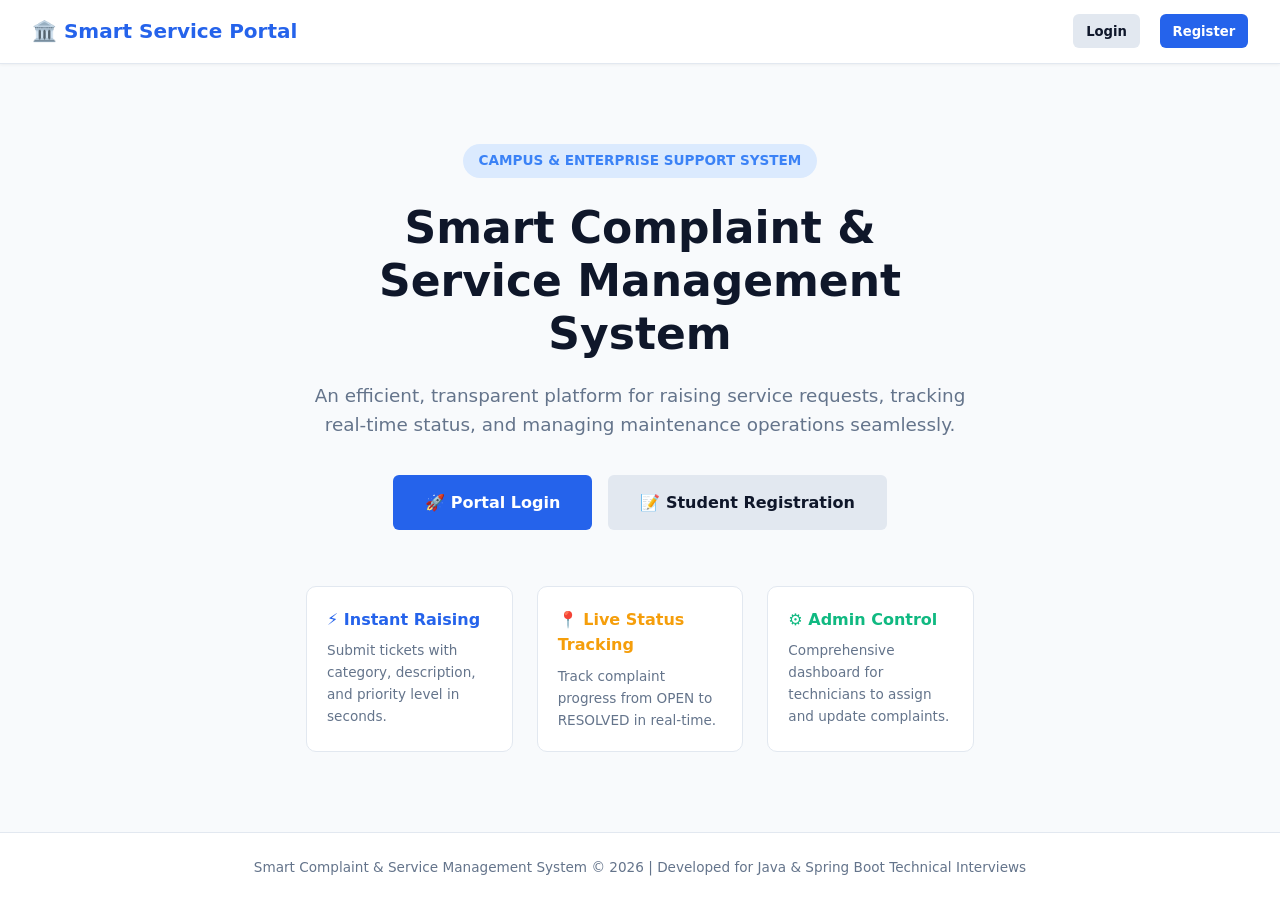
<file: index.html>
<!DOCTYPE html>
<html lang="en">
<head>
    <meta charset="UTF-8">
    <meta name="viewport" content="width=device-width, initial-scale=1.0">
    <title>Smart Complaint & Service Management System</title>
    <link rel="stylesheet" href="css/style.css">
</head>
<body>
    <nav class="navbar">
        <a href="index.html" class="navbar-brand">
            🏛️ Smart Service Portal
        </a>
        <div class="nav-links">
            <a href="login.html" class="btn btn-secondary btn-sm">Login</a>
            <a href="register.html" class="btn btn-primary btn-sm">Register</a>
        </div>
    </nav>

    <div class="container" style="display: flex; align-items: center; justify-content: center; text-align: center;">
        <div style="max-width: 700px; padding: 3rem 1rem;">
            <span class="badge badge-open" style="font-size: 0.85rem; padding: 0.4rem 1rem; margin-bottom: 1.5rem;">
                Campus & Enterprise Support System
            </span>
            <h1 style="font-size: 2.75rem; font-weight: 800; color: var(--text-primary); margin-bottom: 1.25rem; line-height: 1.2;">
                Smart Complaint &amp; Service Management System
            </h1>
            <p style="font-size: 1.15rem; color: var(--text-secondary); margin-bottom: 2.25rem;">
                An efficient, transparent platform for raising service requests, tracking real-time status, and managing maintenance operations seamlessly.
            </p>

            <div style="display: flex; gap: 1rem; justify-content: center; flex-wrap: wrap;">
                <a href="login.html" class="btn btn-primary" style="padding: 0.9rem 2rem; font-size: 1rem;">
                    🚀 Portal Login
                </a>
                <a href="register.html" class="btn btn-secondary" style="padding: 0.9rem 2rem; font-size: 1rem;">
                    📝 Student Registration
                </a>
            </div>

            <div style="margin-top: 3.5rem; display: grid; grid-template-columns: repeat(3, 1fr); gap: 1.5rem; text-align: left;">
                <div style="background: white; padding: 1.25rem; border-radius: var(--radius-md); border: 1px solid var(--border-color);">
                    <h3 style="font-size: 1rem; color: var(--primary-color); margin-bottom: 0.5rem;">⚡ Instant Raising</h3>
                    <p style="font-size: 0.85rem; color: var(--text-secondary);">Submit tickets with category, description, and priority level in seconds.</p>
                </div>
                <div style="background: white; padding: 1.25rem; border-radius: var(--radius-md); border: 1px solid var(--border-color);">
                    <h3 style="font-size: 1rem; color: var(--status-in-progress); margin-bottom: 0.5rem;">📍 Live Status Tracking</h3>
                    <p style="font-size: 0.85rem; color: var(--text-secondary);">Track complaint progress from OPEN to RESOLVED in real-time.</p>
                </div>
                <div style="background: white; padding: 1.25rem; border-radius: var(--radius-md); border: 1px solid var(--border-color);">
                    <h3 style="font-size: 1rem; color: var(--status-resolved); margin-bottom: 0.5rem;">⚙️ Admin Control</h3>
                    <p style="font-size: 0.85rem; color: var(--text-secondary);">Comprehensive dashboard for technicians to assign and update complaints.</p>
                </div>
            </div>
        </div>
    </div>

    <footer>
        Smart Complaint &amp; Service Management System &copy; 2026 | Developed for Java &amp; Spring Boot Technical Interviews
    </footer>
</body>
</html>
</file>
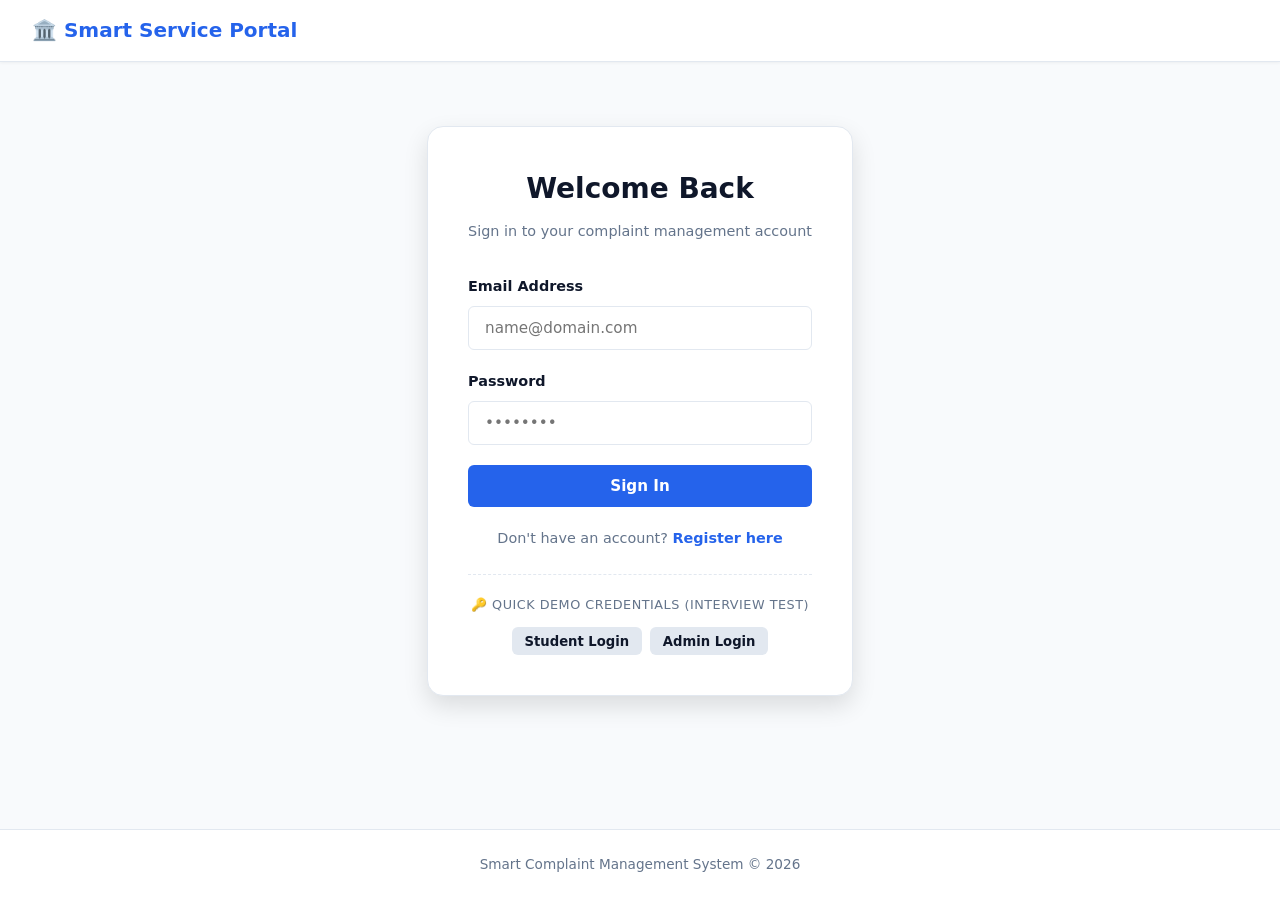
<file: login.html>
<!DOCTYPE html>
<html lang="en">
<head>
    <meta charset="UTF-8">
    <meta name="viewport" content="width=device-width, initial-scale=1.0">
    <title>Login - Smart Complaint System</title>
    <link rel="stylesheet" href="css/style.css">
</head>
<body>
    <nav class="navbar">
        <a href="index.html" class="navbar-brand">
            🏛️ Smart Service Portal
        </a>
    </nav>

    <div class="auth-container">
        <div class="auth-header">
            <h2>Welcome Back</h2>
            <p>Sign in to your complaint management account</p>
        </div>

        <div id="alertBox" class="alert"></div>

        <form id="loginForm">
            <div class="form-group">
                <label for="email">Email Address</label>
                <input type="email" id="email" class="form-control" placeholder="name@domain.com" required>
            </div>

            <div class="form-group">
                <label for="password">Password</label>
                <input type="password" id="password" class="form-control" placeholder="••••••••" required>
            </div>

            <button type="submit" class="btn btn-primary" style="width: 100%;">
                Sign In
            </button>
        </form>

        <p style="text-align: center; margin-top: 1.25rem; font-size: 0.9rem; color: var(--text-secondary);">
            Don't have an account? <a href="register.html" style="color: var(--primary-color); text-decoration: none; font-weight: 600;">Register here</a>
        </p>

        <!-- Quick Demo Credentials Box for Interview Demonstration -->
        <div class="demo-box">
            <div class="demo-title">🔑 Quick Demo Credentials (Interview Test)</div>
            <div class="demo-btns">
                <button type="button" class="btn btn-sm btn-secondary" onclick="quickFill('student@service.com', 'student123')">
                    Student Login
                </button>
                <button type="button" class="btn btn-sm btn-secondary" onclick="quickFill('admin@service.com', 'admin123')">
                    Admin Login
                </button>
            </div>
        </div>
    </div>

    <footer>
        Smart Complaint Management System &copy; 2026
    </footer>

    <script src="js/auth.js"></script>
</body>
</html>
</file>
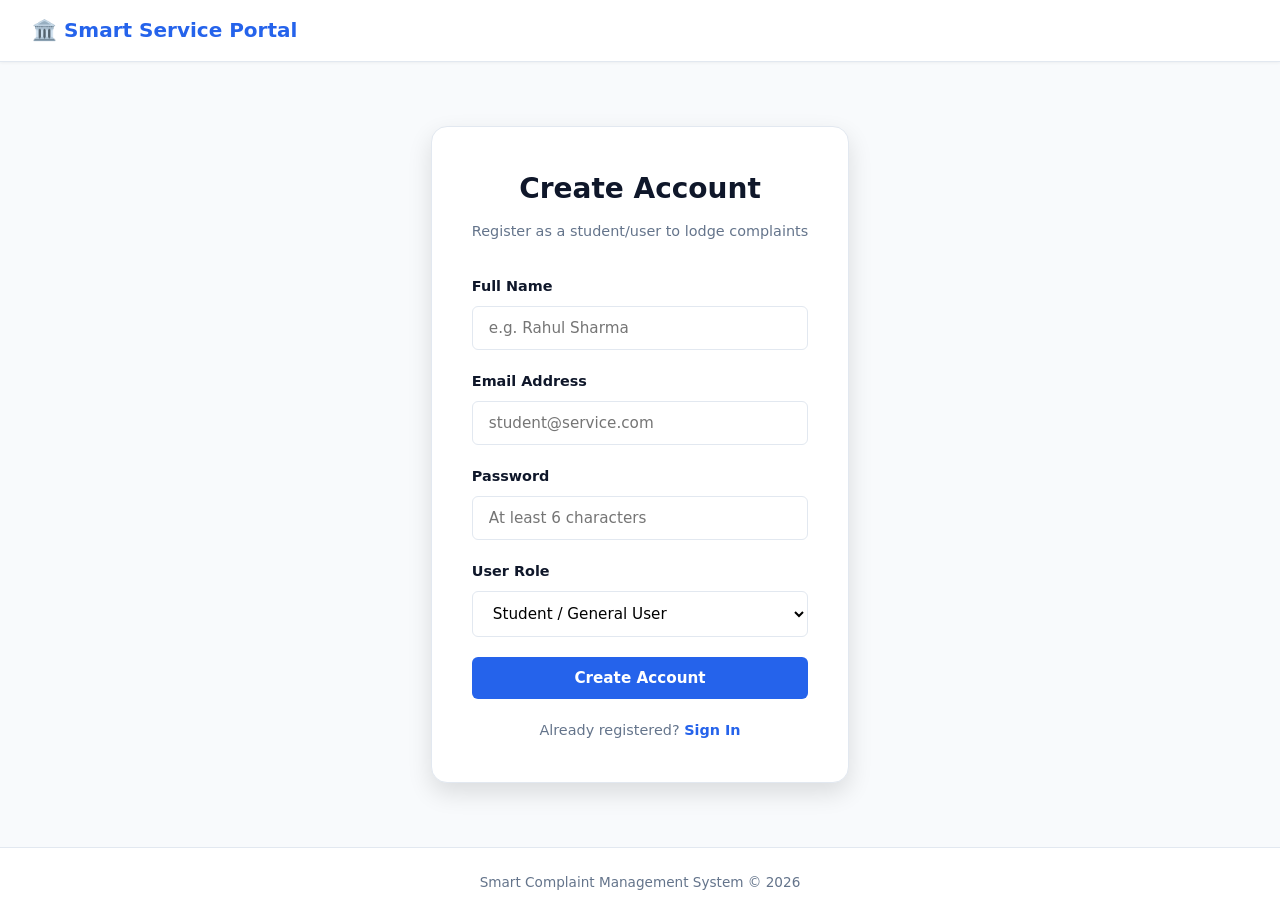
<file: register.html>
<!DOCTYPE html>
<html lang="en">
<head>
    <meta charset="UTF-8">
    <meta name="viewport" content="width=device-width, initial-scale=1.0">
    <title>Register - Smart Complaint System</title>
    <link rel="stylesheet" href="css/style.css">
</head>
<body>
    <nav class="navbar">
        <a href="index.html" class="navbar-brand">
            🏛️ Smart Service Portal
        </a>
    </nav>

    <div class="auth-container">
        <div class="auth-header">
            <h2>Create Account</h2>
            <p>Register as a student/user to lodge complaints</p>
        </div>

        <div id="alertBox" class="alert"></div>

        <form id="registerForm">
            <div class="form-group">
                <label for="name">Full Name</label>
                <input type="text" id="name" class="form-control" placeholder="e.g. Rahul Sharma" required>
            </div>

            <div class="form-group">
                <label for="email">Email Address</label>
                <input type="email" id="email" class="form-control" placeholder="student@service.com" required>
            </div>

            <div class="form-group">
                <label for="password">Password</label>
                <input type="password" id="password" class="form-control" placeholder="At least 6 characters" minlength="6" required>
            </div>

            <div class="form-group">
                <label for="role">User Role</label>
                <select id="role" class="form-control">
                    <option value="USER" selected>Student / General User</option>
                    <option value="ADMIN">Administrator (Demo)</option>
                </select>
            </div>

            <button type="submit" class="btn btn-primary" style="width: 100%;">
                Create Account
            </button>
        </form>

        <p style="text-align: center; margin-top: 1.25rem; font-size: 0.9rem; color: var(--text-secondary);">
            Already registered? <a href="login.html" style="color: var(--primary-color); text-decoration: none; font-weight: 600;">Sign In</a>
        </p>
    </div>

    <footer>
        Smart Complaint Management System &copy; 2026
    </footer>

    <script src="js/auth.js"></script>
</body>
</html>
</file>
<file: css/style.css>
/* Smart Complaint & Service Management System - Modern CSS System */
:root {
    --primary-color: #2563eb;
    --primary-hover: #1d4ed8;
    --primary-light: #eff6ff;
    --secondary-color: #475569;
    --background: #f8fafc;
    --surface: #ffffff;
    --surface-hover: #f1f5f9;
    --text-primary: #0f172a;
    --text-secondary: #64748b;
    --border-color: #e2e8f0;
    
    /* Status Colors */
    --status-open: #3b82f6;
    --status-open-bg: #dbeafe;
    --status-assigned: #8b5cf6;
    --status-assigned-bg: #ede9fe;
    --status-in-progress: #f59e0b;
    --status-in-progress-bg: #fef3c7;
    --status-resolved: #10b981;
    --status-resolved-bg: #d1fae5;
    --status-closed: #64748b;
    --status-closed-bg: #f1f5f9;

    /* Priority Colors */
    --priority-high: #ef4444;
    --priority-high-bg: #fee2e2;
    --priority-medium: #f59e0b;
    --priority-medium-bg: #fef3c7;
    --priority-low: #10b981;
    --priority-low-bg: #d1fae5;

    --radius-sm: 6px;
    --radius-md: 10px;
    --radius-lg: 16px;
    --shadow-sm: 0 1px 3px rgba(0,0,0,0.05);
    --shadow-md: 0 4px 12px rgba(0,0,0,0.08);
    --shadow-lg: 0 10px 25px rgba(0,0,0,0.12);
}

* {
    box-sizing: border-box;
    margin: 0;
    padding: 0;
    font-family: 'Segoe UI', system-ui, -apple-system, BlinkMacSystemFont, Roboto, sans-serif;
}

body {
    background-color: var(--background);
    color: var(--text-primary);
    line-height: 1.6;
    min-height: 100vh;
    display: flex;
    flex-direction: column;
}

/* Navbar */
.navbar {
    background: var(--surface);
    border-bottom: 1px solid var(--border-color);
    padding: 0.9rem 2rem;
    display: flex;
    justify-content: space-between;
    align-items: center;
    position: sticky;
    top: 0;
    z-index: 100;
    box-shadow: var(--shadow-sm);
}

.navbar-brand {
    display: flex;
    align-items: center;
    gap: 0.75rem;
    text-decoration: none;
    font-size: 1.25rem;
    font-weight: 700;
    color: var(--primary-color);
}

.navbar-brand i {
    font-size: 1.5rem;
}

.nav-links {
    display: flex;
    align-items: center;
    gap: 1.25rem;
}

.user-info {
    font-size: 0.9rem;
    color: var(--text-secondary);
}

.user-role-badge {
    background: var(--primary-light);
    color: var(--primary-color);
    padding: 0.2rem 0.6rem;
    border-radius: 12px;
    font-size: 0.75rem;
    font-weight: 600;
    text-transform: uppercase;
}

/* Layout Containers */
.container {
    max-width: 1200px;
    margin: 2rem auto;
    padding: 0 1.5rem;
    width: 100%;
    flex: 1;
}

.auth-container {
    max-width: 440px;
    margin: 4rem auto;
    padding: 2.5rem;
    background: var(--surface);
    border-radius: var(--radius-lg);
    box-shadow: var(--shadow-lg);
    border: 1px solid var(--border-color);
}

.auth-header {
    text-align: center;
    margin-bottom: 2rem;
}

.auth-header h2 {
    font-size: 1.75rem;
    color: var(--text-primary);
    margin-bottom: 0.5rem;
}

.auth-header p {
    color: var(--text-secondary);
    font-size: 0.9rem;
}

/* Forms */
.form-group {
    margin-bottom: 1.25rem;
}

.form-group label {
    display: block;
    margin-bottom: 0.5rem;
    font-weight: 600;
    font-size: 0.9rem;
    color: var(--text-primary);
}

.form-control {
    width: 100%;
    padding: 0.75rem 1rem;
    font-size: 0.95rem;
    border: 1px solid var(--border-color);
    border-radius: var(--radius-sm);
    background-color: #fff;
    transition: border-color 0.2s, box-shadow 0.2s;
}

.form-control:focus {
    outline: none;
    border-color: var(--primary-color);
    box-shadow: 0 0 0 3px rgba(37, 99, 235, 0.15);
}

textarea.form-control {
    resize: vertical;
    min-height: 110px;
}

/* Buttons */
.btn {
    display: inline-flex;
    align-items: center;
    justify-content: center;
    gap: 0.5rem;
    padding: 0.75rem 1.5rem;
    font-size: 0.95rem;
    font-weight: 600;
    border-radius: var(--radius-sm);
    border: none;
    cursor: pointer;
    transition: all 0.2s ease;
    text-decoration: none;
}

.btn-primary {
    background-color: var(--primary-color);
    color: white;
}

.btn-primary:hover {
    background-color: var(--primary-hover);
    box-shadow: 0 4px 10px rgba(37, 99, 235, 0.25);
}

.btn-secondary {
    background-color: #e2e8f0;
    color: var(--text-primary);
}

.btn-secondary:hover {
    background-color: #cbd5e1;
}

.btn-danger {
    background-color: #ef4444;
    color: white;
}

.btn-danger:hover {
    background-color: #dc2626;
}

.btn-sm {
    padding: 0.4rem 0.8rem;
    font-size: 0.825rem;
}

/* Cards & Stats Grid */
.dashboard-header {
    display: flex;
    justify-content: space-between;
    align-items: center;
    margin-bottom: 1.5rem;
}

.stats-grid {
    display: grid;
    grid-template-columns: repeat(auto-fit, minmax(170px, 1fr));
    gap: 1.25rem;
    margin-bottom: 2rem;
}

.stat-card {
    background: var(--surface);
    padding: 1.25rem;
    border-radius: var(--radius-md);
    border: 1px solid var(--border-color);
    box-shadow: var(--shadow-sm);
    transition: transform 0.2s, box-shadow 0.2s;
}

.stat-card:hover {
    transform: translateY(-2px);
    box-shadow: var(--shadow-md);
}

.stat-card .stat-title {
    font-size: 0.825rem;
    color: var(--text-secondary);
    font-weight: 600;
    text-transform: uppercase;
    margin-bottom: 0.5rem;
}

.stat-card .stat-value {
    font-size: 1.85rem;
    font-weight: 700;
    color: var(--text-primary);
}

/* Tables */
.card-table {
    background: var(--surface);
    border-radius: var(--radius-md);
    border: 1px solid var(--border-color);
    box-shadow: var(--shadow-sm);
    overflow: hidden;
}

.table-responsive {
    overflow-x: auto;
}

table {
    width: 100%;
    border-collapse: collapse;
    text-align: left;
    font-size: 0.9rem;
}

th, td {
    padding: 1rem 1.25rem;
    border-bottom: 1px solid var(--border-color);
}

th {
    background-color: #f8fafc;
    font-weight: 600;
    color: var(--text-secondary);
    text-transform: uppercase;
    font-size: 0.75rem;
    letter-spacing: 0.5px;
}

tr:last-child td {
    border-bottom: none;
}

tr:hover td {
    background-color: var(--surface-hover);
}

/* Badges */
.badge {
    display: inline-block;
    padding: 0.25rem 0.75rem;
    border-radius: 20px;
    font-size: 0.75rem;
    font-weight: 600;
    text-transform: uppercase;
}

.badge-open { background: var(--status-open-bg); color: var(--status-open); }
.badge-assigned { background: var(--status-assigned-bg); color: var(--status-assigned); }
.badge-in_progress { background: var(--status-in-progress-bg); color: var(--status-in-progress); }
.badge-resolved { background: var(--status-resolved-bg); color: var(--status-resolved); }
.badge-closed { background: var(--status-closed-bg); color: var(--status-closed); }

.badge-priority-high { background: var(--priority-high-bg); color: var(--priority-high); }
.badge-priority-medium { background: var(--priority-medium-bg); color: var(--priority-medium); }
.badge-priority-low { background: var(--priority-low-bg); color: var(--priority-low); }

/* Status Tracker Bar (Timeline) */
.timeline-tracker {
    display: flex;
    justify-content: space-between;
    align-items: center;
    margin: 2rem 0;
    position: relative;
}

.timeline-tracker::before {
    content: '';
    position: absolute;
    top: 50%;
    left: 0;
    right: 0;
    height: 4px;
    background: var(--border-color);
    z-index: 1;
    transform: translateY(-50%);
}

.timeline-step {
    position: relative;
    z-index: 2;
    background: var(--surface);
    border: 3px solid var(--border-color);
    width: 38px;
    height: 38px;
    border-radius: 50%;
    display: flex;
    align-items: center;
    justify-content: center;
    font-weight: 700;
    font-size: 0.85rem;
    color: var(--text-secondary);
    transition: all 0.3s ease;
}

.timeline-step.active {
    border-color: var(--primary-color);
    background: var(--primary-color);
    color: white;
    box-shadow: 0 0 0 5px rgba(37, 99, 235, 0.2);
}

.timeline-step.completed {
    border-color: var(--status-resolved);
    background: var(--status-resolved);
    color: white;
}

.timeline-labels {
    display: flex;
    justify-content: space-between;
    margin-top: -0.5rem;
    margin-bottom: 2rem;
    font-size: 0.8rem;
    font-weight: 600;
    color: var(--text-secondary);
}

/* Filter Controls */
.filter-card {
    background: var(--surface);
    padding: 1.25rem;
    border-radius: var(--radius-md);
    border: 1px solid var(--border-color);
    margin-bottom: 1.5rem;
    display: grid;
    grid-template-columns: repeat(auto-fit, minmax(180px, 1fr));
    gap: 1rem;
    align-items: flex-end;
}

/* Alerts */
.alert {
    padding: 0.9rem 1.25rem;
    border-radius: var(--radius-sm);
    margin-bottom: 1.25rem;
    font-size: 0.9rem;
    display: none;
}

.alert-success {
    background: #d1fae5;
    color: #065f46;
    border: 1px solid #a7f3d0;
}

.alert-danger {
    background: #fee2e2;
    color: #991b1b;
    border: 1px solid #fca5a5;
}

/* Quick Login Pills */
.demo-box {
    margin-top: 1.5rem;
    padding-top: 1.25rem;
    border-top: 1px dashed var(--border-color);
    text-align: center;
}

.demo-title {
    font-size: 0.8rem;
    color: var(--text-secondary);
    margin-bottom: 0.75rem;
    text-transform: uppercase;
    letter-spacing: 0.5px;
}

.demo-btns {
    display: flex;
    gap: 0.5rem;
    justify-content: center;
}

/* Footer */
footer {
    text-align: center;
    padding: 1.5rem;
    font-size: 0.85rem;
    color: var(--text-secondary);
    border-top: 1px solid var(--border-color);
    background: var(--surface);
    margin-top: auto;
}
</file>
